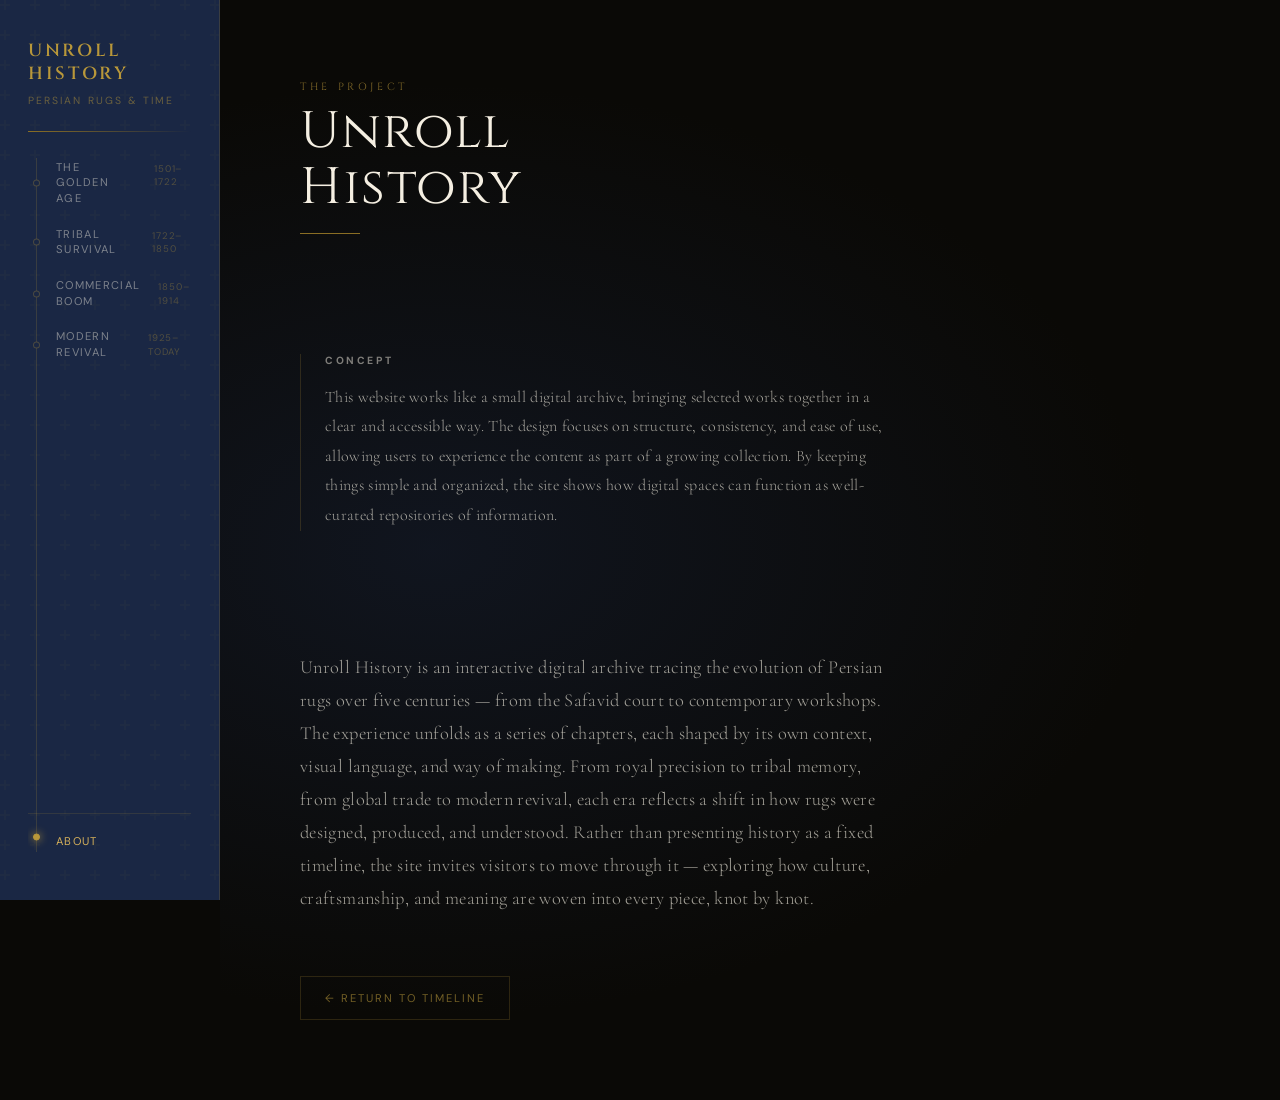
<file: index.html>
<!DOCTYPE html>
<html lang="en">
<head>
  <meta charset="UTF-8">
  <meta name="viewport" content="width=device-width, initial-scale=1.0">
  <title>About — Unroll History</title>

  <link rel="preconnect" href="https://fonts.googleapis.com">
  <link href="https://fonts.googleapis.com/css2?family=Cormorant+Garamond:ital,wght@0,300;0,400;0,600;1,300;1,400&family=Cinzel:wght@400;500;600&family=DM+Sans:ital,opsz,wght@0,9..40,300;0,9..40,400;1,9..40,300&display=swap" rel="stylesheet">

  <link rel="stylesheet" href="style.css">
</head>

<body class="page-fade">

  <button class="menu-toggle">☰</button>
  <div class="sidebar-overlay"></div>

  <aside class="sidebar">
    <a href="main_index.html" class="sidebar-logo">Unroll<br>History</a>
    <p class="sidebar-tagline">Persian Rugs &amp; Time</p>
    <div class="sidebar-divider"></div>

    <nav class="timeline">
      <div class="timeline-track"></div>
      <a class="tl-item" href="golden.html">The Golden Age <span class="tl-date">1501–1722</span></a>
      <a class="tl-item" href="tribal.html">Tribal Survival <span class="tl-date">1722–1850</span></a>
      <a class="tl-item" href="commercial.html">Commercial Boom <span class="tl-date">1850–1914</span></a>
      <a class="tl-item" href="modern.html">Modern Revival <span class="tl-date">1925–Today</span></a>
      <a class="tl-item tl-about active" href="index.html">About</a>
    </nav>
  </aside>

  <main class="main-content">
    <div class="about-page">
      <div class="about-content">

        <span class="eyebrow">The Project</span>
        <h1>Unroll<br>History</h1>
        <div class="about-rule"></div>

        <!-- CONCEPT SECTION -->
        <section id="concept">
          <h2>Concept</h2>
          <p>
            This website works like a small digital archive, bringing selected works 
            together in a clear and accessible way. The design focuses on structure, 
            consistency, and ease of use, allowing users to experience the content as 
            part of a growing collection. By keeping things simple and organized, the 
            site shows how digital spaces can function as well-curated repositories of 
            information.
          </p>
        </section>

        <!-- MAIN DESCRIPTION -->
        <p>
          Unroll History is an interactive digital archive tracing the evolution of Persian rugs over five centuries — from the Safavid court to contemporary workshops.

          The experience unfolds as a series of chapters, each shaped by its own context, visual language, and way of making. From royal precision to tribal memory, from global trade to modern revival, each era reflects a shift in how rugs were designed, produced, and understood.

          Rather than presenting history as a fixed timeline, the site invites visitors to move through it — exploring how culture, craftsmanship, and meaning are woven into every piece, knot by knot.
        </p>

        <a href="main_index.html" class="nav-btn" style="margin-top: 40px; display: inline-flex;">
          ← Return to Timeline
        </a>

      </div>
    </div>
  </main>

  <script src="script.js"></script>
</body>
</html>
</file>
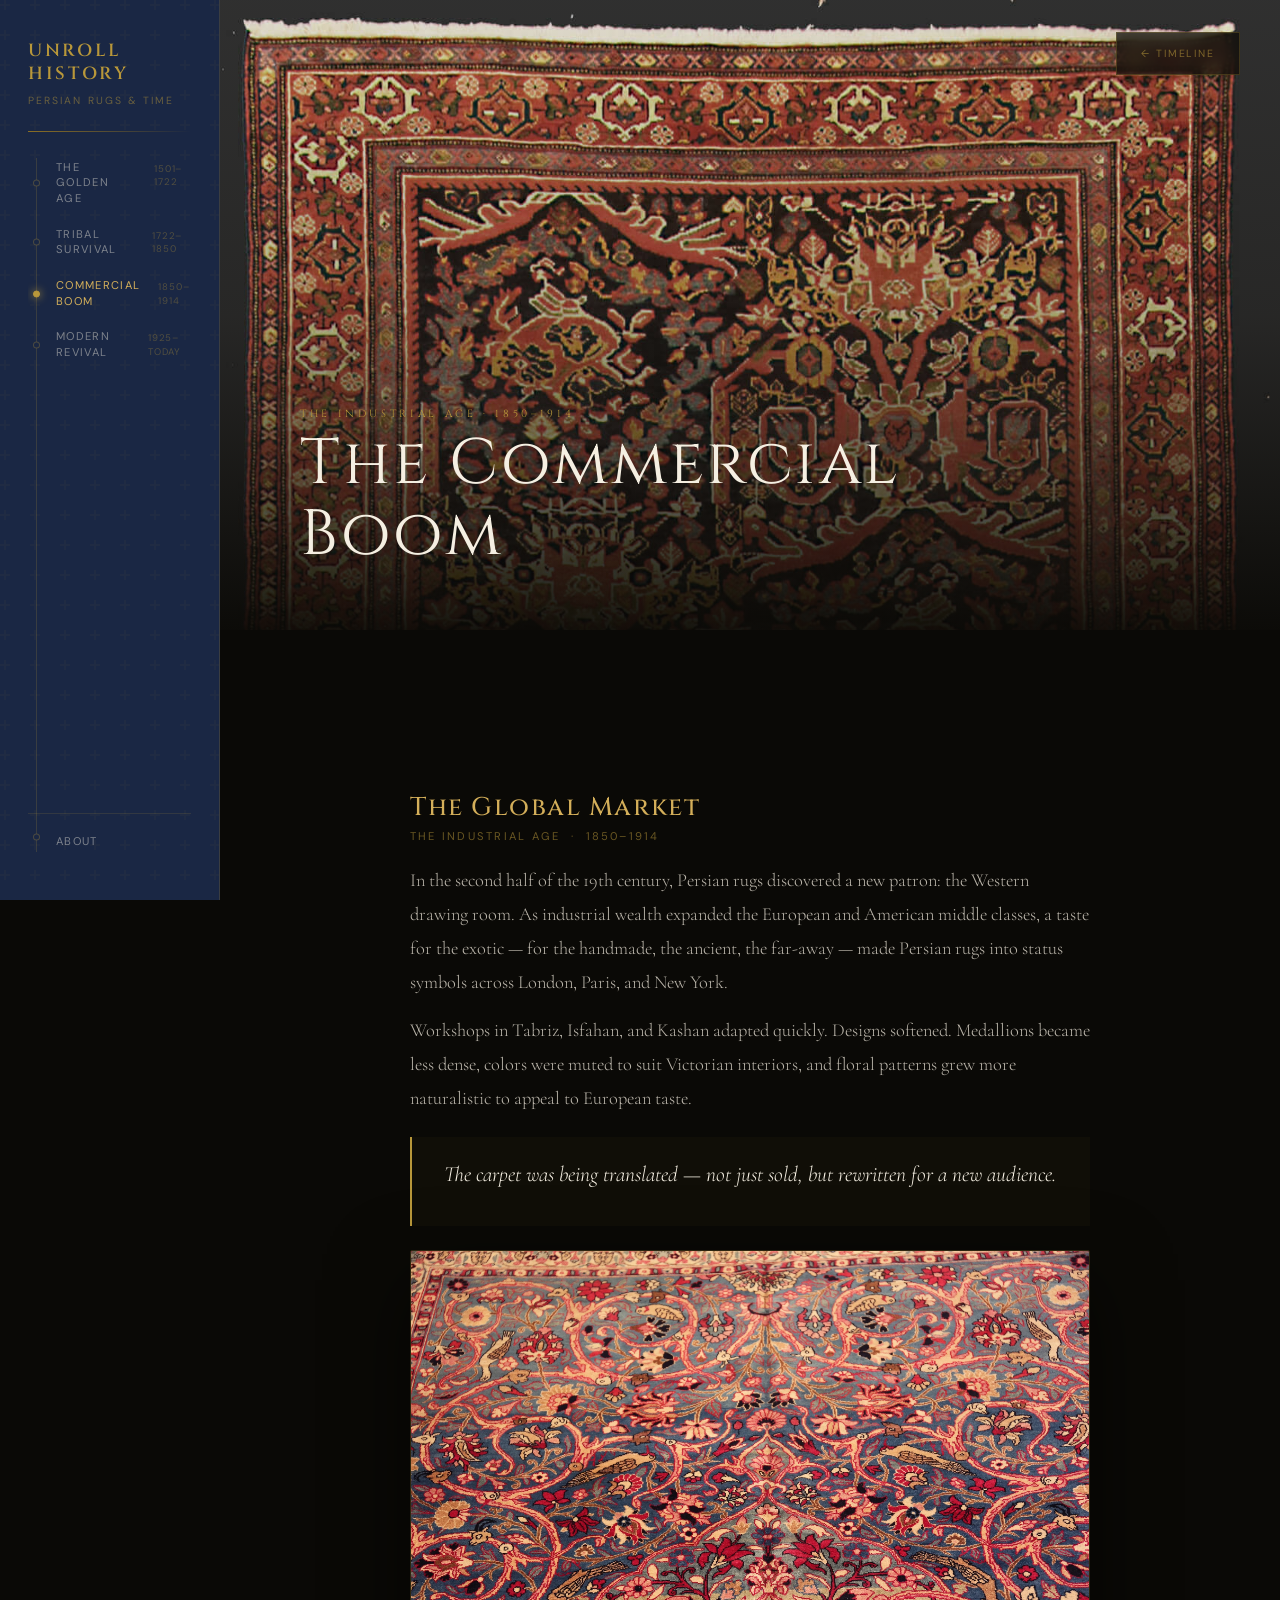
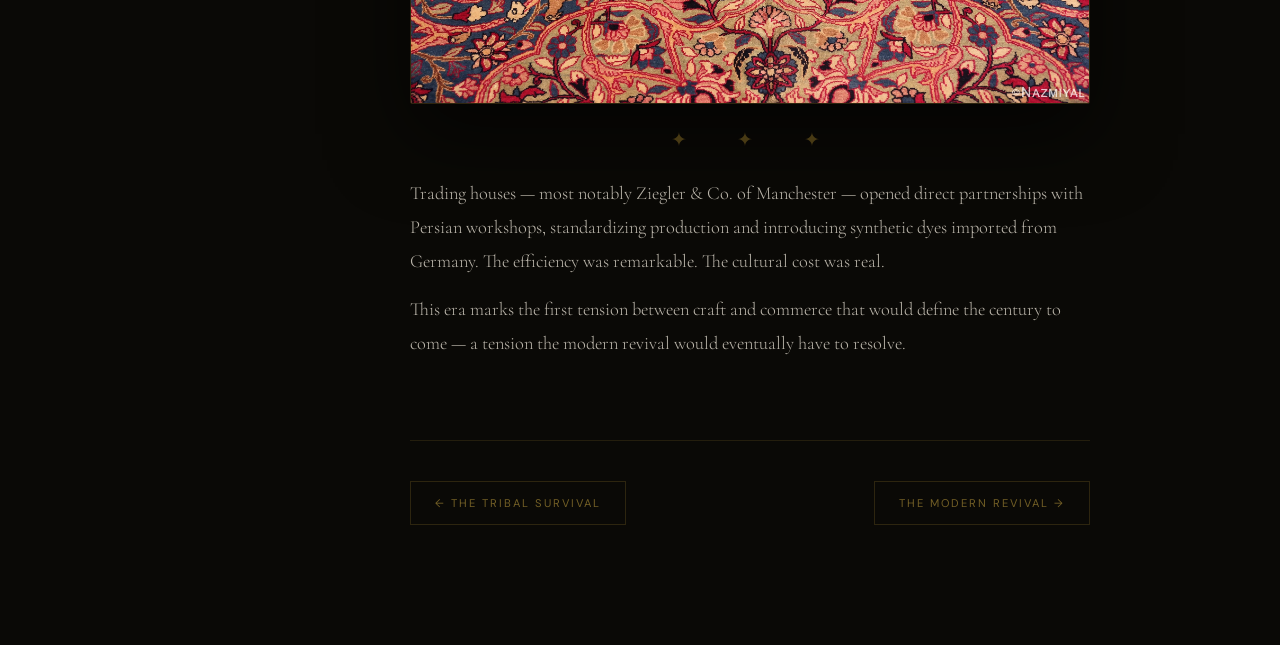
<file: commercial.html>
<!DOCTYPE html>
<html lang="en">
<head>
  <meta charset="UTF-8">
  <meta name="viewport" content="width=device-width, initial-scale=1.0">
  <title>The Commercial Boom — Unroll History</title>

  <!--
    Two preconnect hints to speed up Google Fonts:
    first opens the DNS lookup, second opens the font file connection.
  -->
  <link rel="preconnect" href="https://fonts.googleapis.com">
  <link rel="preconnect" href="https://fonts.gstatic.com" crossorigin>

  <link href="https://fonts.googleapis.com/css2?family=Cormorant+Garamond:ital,wght@0,300;0,400;0,600;1,300;1,400&family=Cinzel:wght@400;500;600&family=DM+Sans:ital,opsz,wght@0,9..40,300;0,9..40,400;1,9..40,300&display=swap" rel="stylesheet">

  <!-- Main stylesheet -->
  <link rel="stylesheet" href="style.css">
</head>

<!--
  page-fade triggers the CSS entrance animation in style.css,
  giving a smooth fade-in that pairs with the JS fade-out on exit.
-->
<body class="page-fade">

  <!--
    Hamburger button — hidden on desktop, shown on mobile.
    JS in script.js toggles .open on the sidebar when clicked.
  -->
  <button class="menu-toggle" aria-label="Open navigation menu">☰</button>

  <!--
    Dark overlay behind the sidebar on mobile.
    JS adds/removes .active to show/hide it.
    Tapping it closes the menu.
  -->
  <div class="sidebar-overlay" aria-hidden="true"></div>


  <!-- ── SIDEBAR ─────────────────────────────────────────────
       Fixed left panel. Always visible on desktop,
       slides in over content on mobile.
  ───────────────────────────────────────────────────────── -->
  <aside class="sidebar" aria-label="Site navigation">

    <!-- Logo always links back to the home page -->
    <a href="main_index.html" class="sidebar-logo">Unroll<br>History</a>
    <p class="sidebar-tagline">Persian Rugs &amp; Time</p>

    <!-- Gold gradient rule separating logo from nav -->
    <div class="sidebar-divider" aria-hidden="true"></div>

    <!--
      Timeline nav — .active is on the Commercial Boom item
      to highlight the current page in the sidebar.
      No timeline-fill here because the scroll fill only
      applies to the home page (main_index.html).
    -->
    <nav class="timeline" aria-label="Historical eras">
      <div class="timeline-track" aria-hidden="true"></div>

      <a class="tl-item" href="golden.html">
        The Golden Age
        <span class="tl-date">1501–1722</span>
      </a>

      <a class="tl-item" href="tribal.html">
        Tribal Survival
        <span class="tl-date">1722–1850</span>
      </a>

      <!-- .active marks this as the current page -->
      <a class="tl-item active" href="commercial.html">
        Commercial Boom
        <span class="tl-date">1850–1914</span>
      </a>

      <a class="tl-item" href="modern.html">
        Modern Revival
        <span class="tl-date">1925–Today</span>
      </a>

      <!-- Fixed: was linking to index.html, corrected to about.html -->
      <a class="tl-item tl-about" href="about.html">About</a>
    </nav>

  </aside><!-- end .sidebar -->


  <!--
    Fixed "back" button — always visible in the top-right while
    reading, so users can return to the timeline at any point
    without scrolling back to the top.
  -->
  <a href="main_index.html" class="nav-btn nav-btn--back">← Timeline</a>


  <!-- ── MAIN CONTENT ───────────────────────────────────────
       Offset from the sidebar on desktop via CSS margin-left.
       Full width on mobile.
  ───────────────────────────────────────────────────────── -->
  <main class="main-content">

    <!-- ── HERO IMAGE ──────────────────────────────────────
         Full-bleed image with title overlaid at the bottom.
         The CSS gradient overlay on ::before ensures the text
         stays legible regardless of image brightness.
    ─────────────────────────────────────────────────────── -->
    <section class="hero-detail" aria-label="Article header">
      <img
        src="My_website_01_commercial-thumb.jpg"
        alt="A late 19th-century Persian carpet produced during the commercial boom era"
      >
      <div class="hero-detail-text">
        <span class="hero-detail-eyebrow">The Industrial Age · 1850–1914</span>
        <h1>The Commercial Boom</h1>
      </div>
    </section>


    <!-- ── ARTICLE BODY ────────────────────────────────────
         Readable column centred on the page (max-width in CSS).
         Sections are broken up with a pull-quote and ornament
         divider to pace the reading experience.
    ─────────────────────────────────────────────────────── -->
    <article class="detail-content">

      <h2>The Global Market</h2>
      <span class="date">The Industrial Age &nbsp;·&nbsp; 1850–1914</span>

      <p>
        In the second half of the 19th century, Persian rugs discovered a new patron: the Western
        drawing room. As industrial wealth expanded the European and American middle classes, a taste
        for the exotic — for the handmade, the ancient, the far-away — made Persian rugs into status
        symbols across London, Paris, and New York.
      </p>

      <p>
        Workshops in Tabriz, Isfahan, and Kashan adapted quickly. Designs softened. Medallions became
        less dense, colors were muted to suit Victorian interiors, and floral patterns grew more
        naturalistic to appeal to European taste.
      </p>

      <!--
        Pull-quote highlights the key idea of the section —
        a visual anchor that breaks up the text and rewards
        readers who skim before reading in full.
      -->
      <div class="pull-quote">
        <p>The carpet was being translated — not just sold, but rewritten for a new audience.</p>
      </div>

      <!--
        Article image — uses detail-img class for consistent
        border, shadow, and full-width treatment across all era pages.
        Note: this image shows a commercial-era detail, not the modern thumb.
      -->
      <img
        src="My_website_01_commercial-detail.jpg"
        class="detail-img"
        alt="Detail of a Ziegler-era carpet showing adapted floral motifs for Western markets"
      >

      <!-- Decorative ornament divider between content sections -->
      <div class="ornament" aria-hidden="true">✦ &nbsp; ✦ &nbsp; ✦</div>

      <p>
        Trading houses — most notably Ziegler &amp; Co. of Manchester — opened direct partnerships
        with Persian workshops, standardizing production and introducing synthetic dyes imported from
        Germany. The efficiency was remarkable. The cultural cost was real.
      </p>

      <p>
        This era marks the first tension between craft and commerce that would define the century to
        come — a tension the modern revival would eventually have to resolve.
      </p>


      <!-- ── PREV / NEXT NAV ───────────────────────────────
           Lets users move sequentially through the eras
           without going back to the home page each time.
           Matches the chronological order of the timeline.
      ──────────────────────────────────────────────────── -->
      <nav class="detail-nav" aria-label="Article navigation">
        <a href="tribal.html" class="nav-btn">← The Tribal Survival</a>
        <a href="modern.html" class="nav-btn">The Modern Revival →</a>
      </nav>

    </article>

  </main><!-- end .main-content -->

  <!--
    Script at end of body so the full DOM is parsed before JS runs.
  -->
  <script src="script.js"></script>
</body>
</html>
</file>
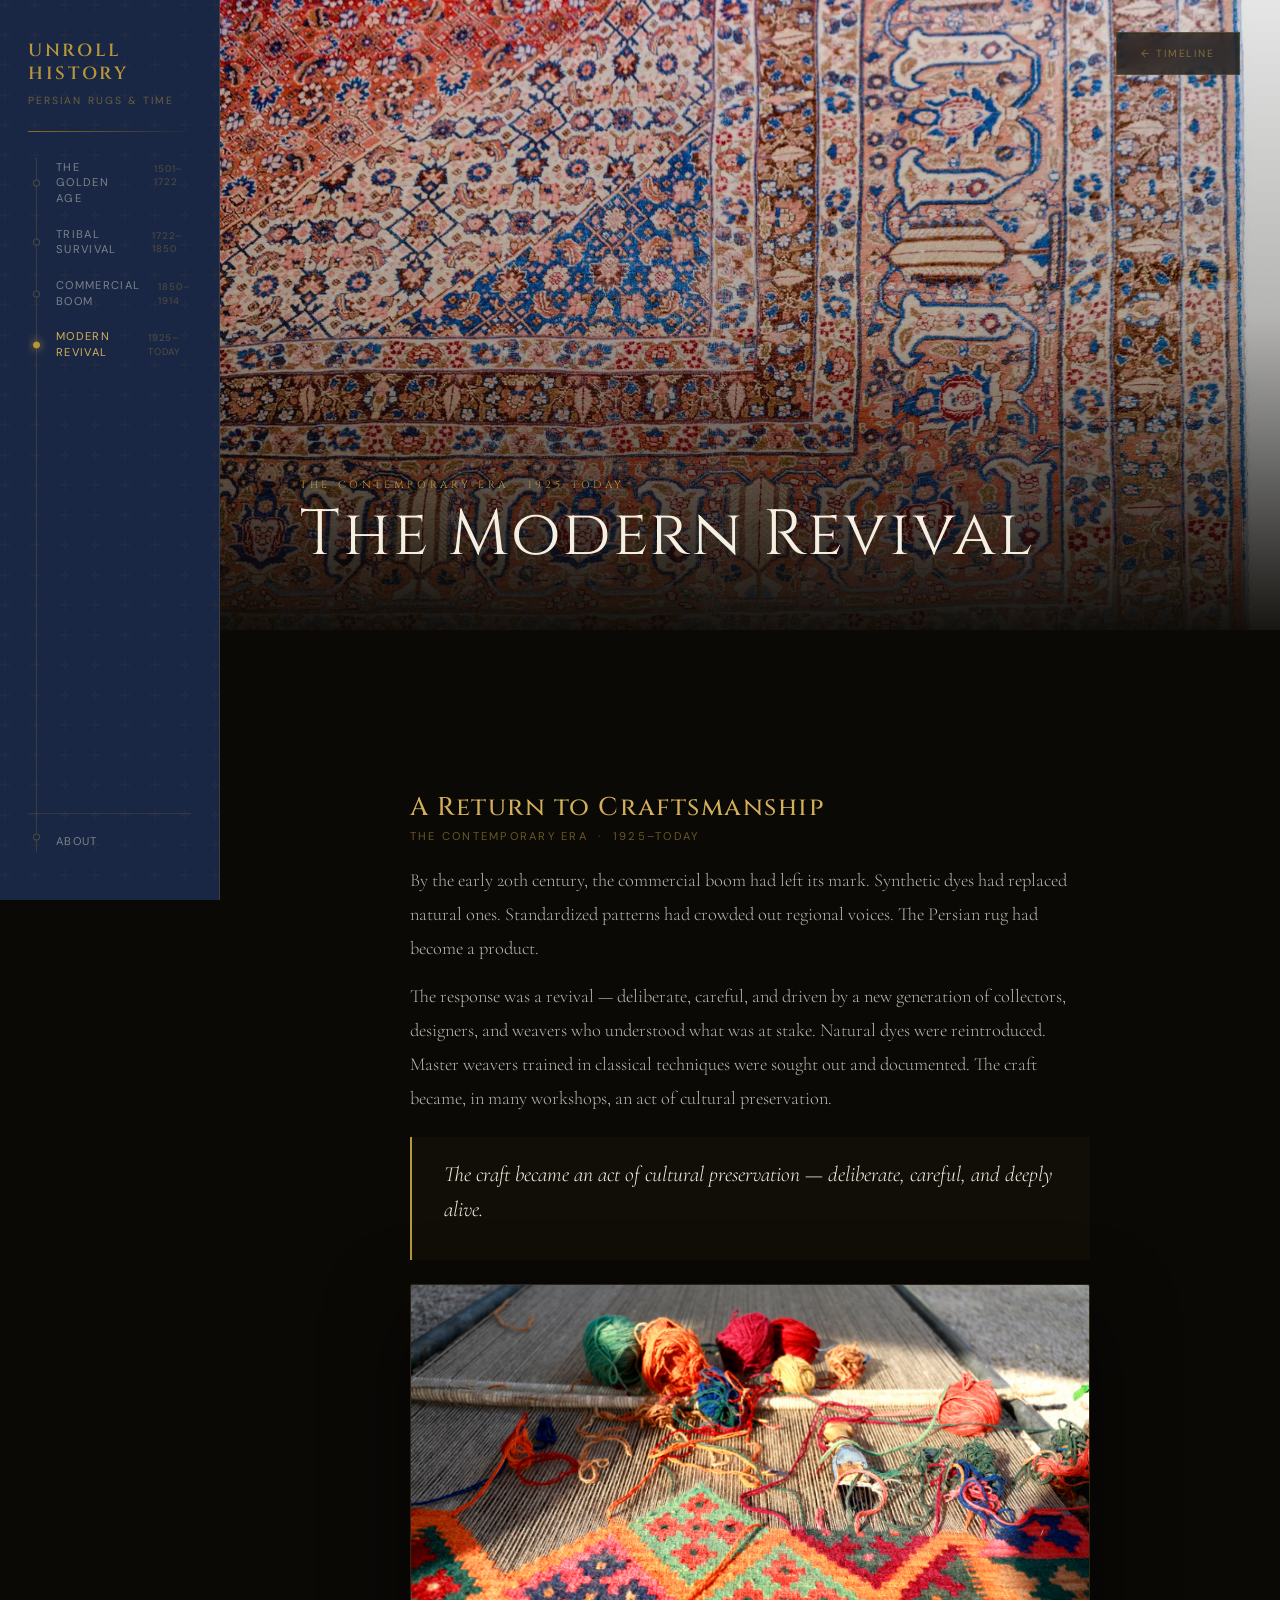
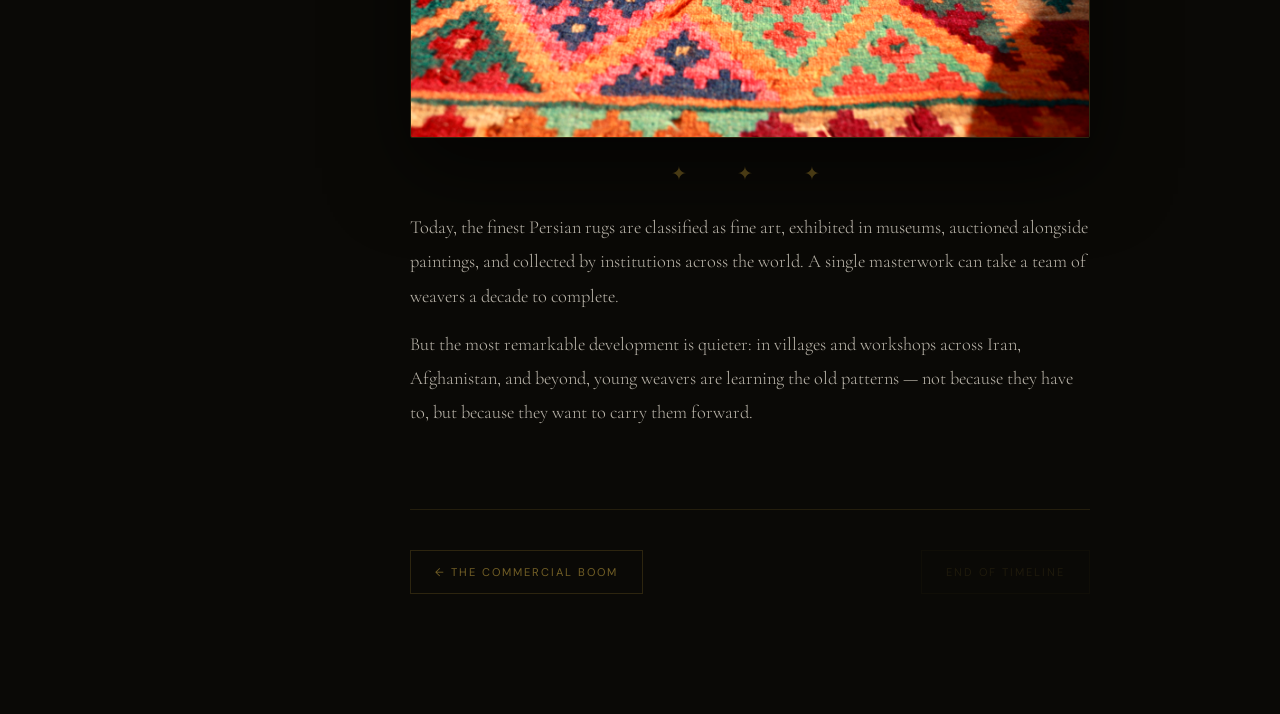
<file: modern.html>
<!DOCTYPE html>
<html lang="en">
<head>
  <meta charset="UTF-8">
  <meta name="viewport" content="width=device-width, initial-scale=1.0">
  <title>The Modern Revival — Unroll History</title>
  <link rel="preconnect" href="https://fonts.googleapis.com">
  <link href="https://fonts.googleapis.com/css2?family=Cormorant+Garamond:ital,wght@0,300;0,400;0,600;1,300;1,400&family=Cinzel:wght@400;500;600&family=DM+Sans:ital,opsz,wght@0,9..40,300;0,9..40,400;1,9..40,300&display=swap" rel="stylesheet">
  <link rel="stylesheet" href="style.css">
</head>
<body class="page-fade">

  <aside class="sidebar">
    <a href="main_index.html" class="sidebar-logo">Unroll<br>History</a>
    <p class="sidebar-tagline">Persian Rugs &amp; Time</p>
    <div class="sidebar-divider"></div>
    <nav class="timeline">
      <div class="timeline-track"></div>
      <a class="tl-item" href="golden.html">The Golden Age <span class="tl-date">1501–1722</span></a>
      <a class="tl-item" href="tribal.html">Tribal Survival <span class="tl-date">1722–1850</span></a>
      <a class="tl-item" href="commercial.html">Commercial Boom <span class="tl-date">1850–1914</span></a>
      <a class="tl-item active" href="modern.html">Modern Revival <span class="tl-date">1925–Today</span></a>
      <a class="tl-item tl-about" href="index.html">About</a>
    </nav>
  </aside>

  <a href="main_index.html" class="nav-btn nav-btn--back">← Timeline</a>

  <main class="main-content">

    <section class="hero-detail">
      <img src="My_website_01_modern-thumb.jpg" alt="Modern Revival Rug">
      <div class="hero-detail-text">
        <span class="hero-detail-eyebrow">The Contemporary Era · 1925–Today</span>
        <h1>The Modern Revival</h1>
      </div>
    </section>

    <article class="detail-content">

      <h2>A Return to Craftsmanship</h2>
      <span class="date">The Contemporary Era &nbsp;·&nbsp; 1925–Today</span>

      <p>
        By the early 20th century, the commercial boom had left its mark. Synthetic dyes had replaced natural ones. Standardized patterns had crowded out regional voices. The Persian rug had become a product.
      </p>

      <p>
        The response was a revival &mdash; deliberate, careful, and driven by a new generation of collectors, designers, and weavers who understood what was at stake. Natural dyes were reintroduced. Master weavers trained in classical techniques were sought out and documented. The craft became, in many workshops, an act of cultural preservation.
      </p>

      <div class="pull-quote">
        <p>The craft became an act of cultural preservation &mdash; deliberate, careful, and deeply alive.</p>
      </div>

      <img src="My_website_01_modern-detail.jpg" class="detail-img" alt="Modern Revival Detail">

      <div class="ornament">✦ &nbsp; ✦ &nbsp; ✦</div>

      <p>
        Today, the finest Persian rugs are classified as fine art, exhibited in museums, auctioned alongside paintings, and collected by institutions across the world. A single masterwork can take a team of weavers a decade to complete.
      </p>

      <p>
        But the most remarkable development is quieter: in villages and workshops across Iran, Afghanistan, and beyond, young weavers are learning the old patterns &mdash; not because they have to, but because they want to carry them forward.
      </p>

      <nav class="detail-nav">
        <a href="commercial.html" class="nav-btn">← The Commercial Boom</a>
        <span class="nav-btn disabled">End of Timeline</span>
      </nav>

    </article>

  </main>

  <script src="script.js"></script>
</body>
</html>
</file>
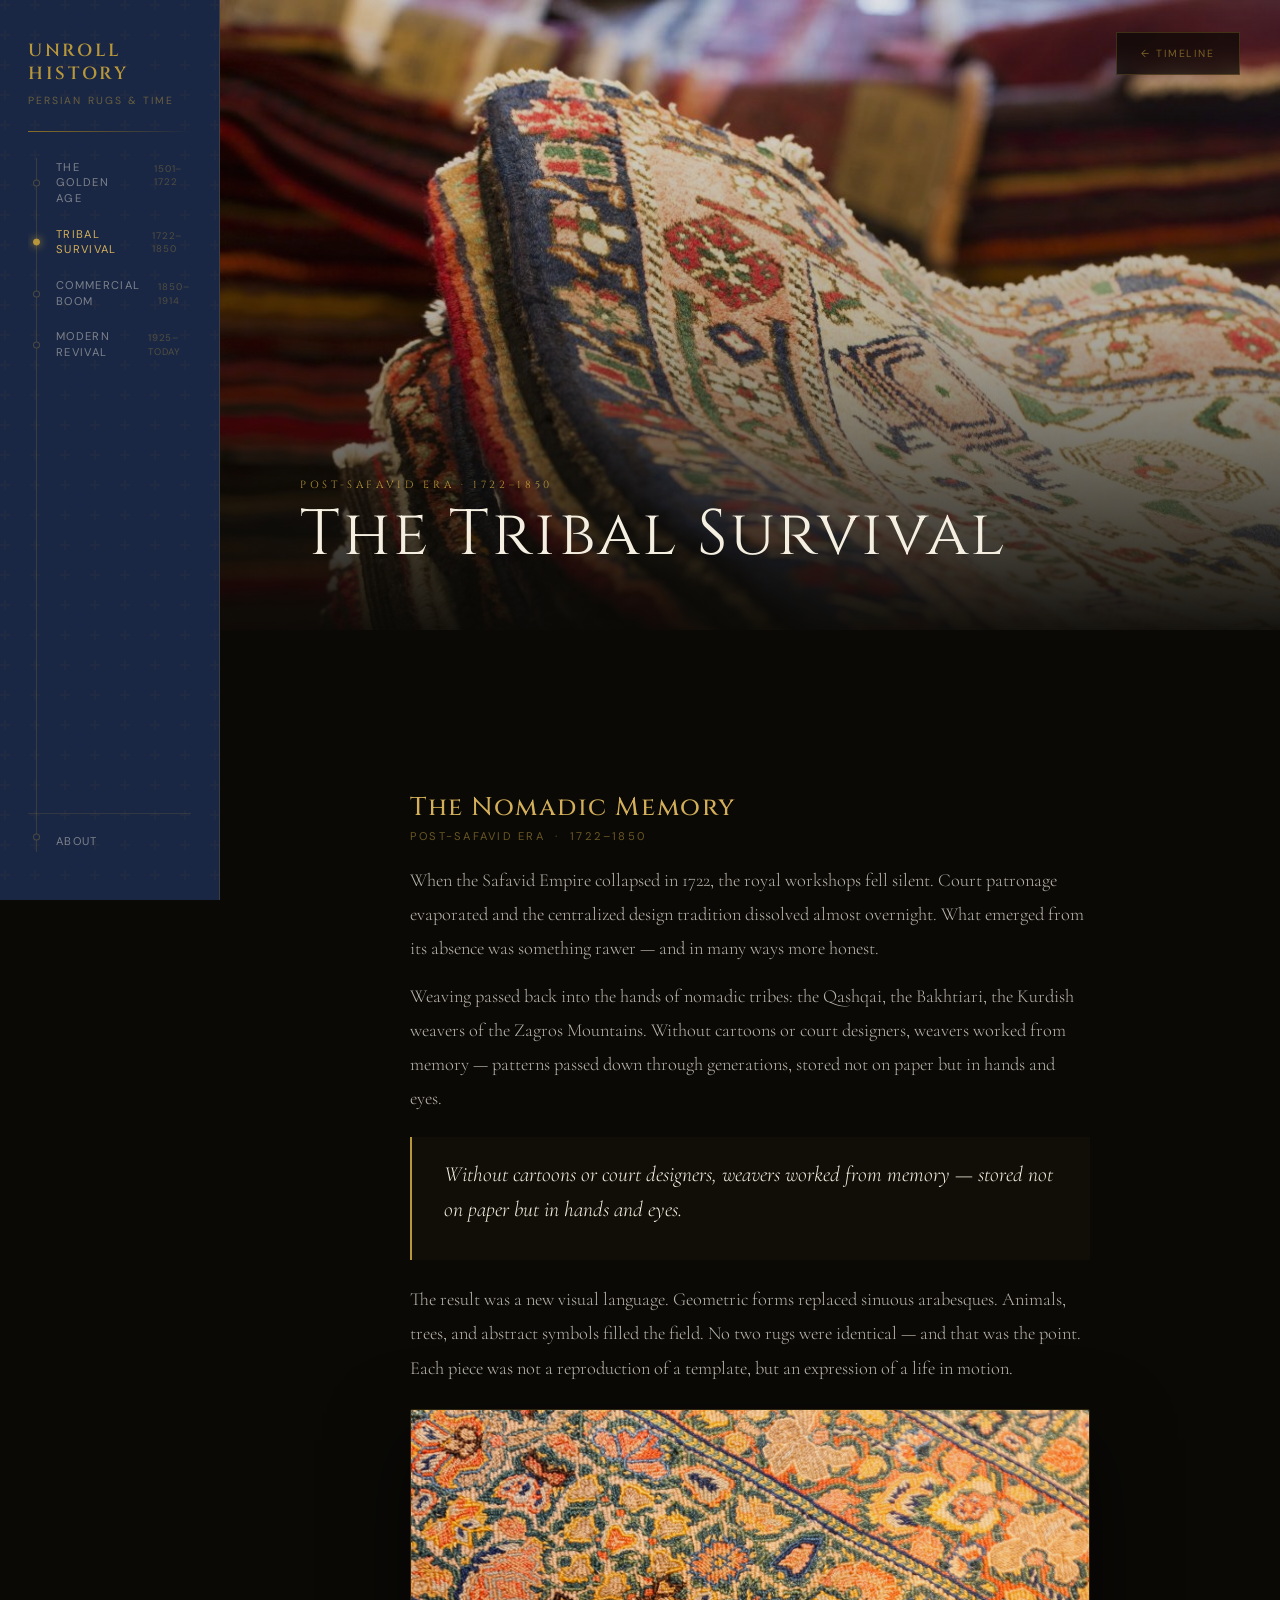
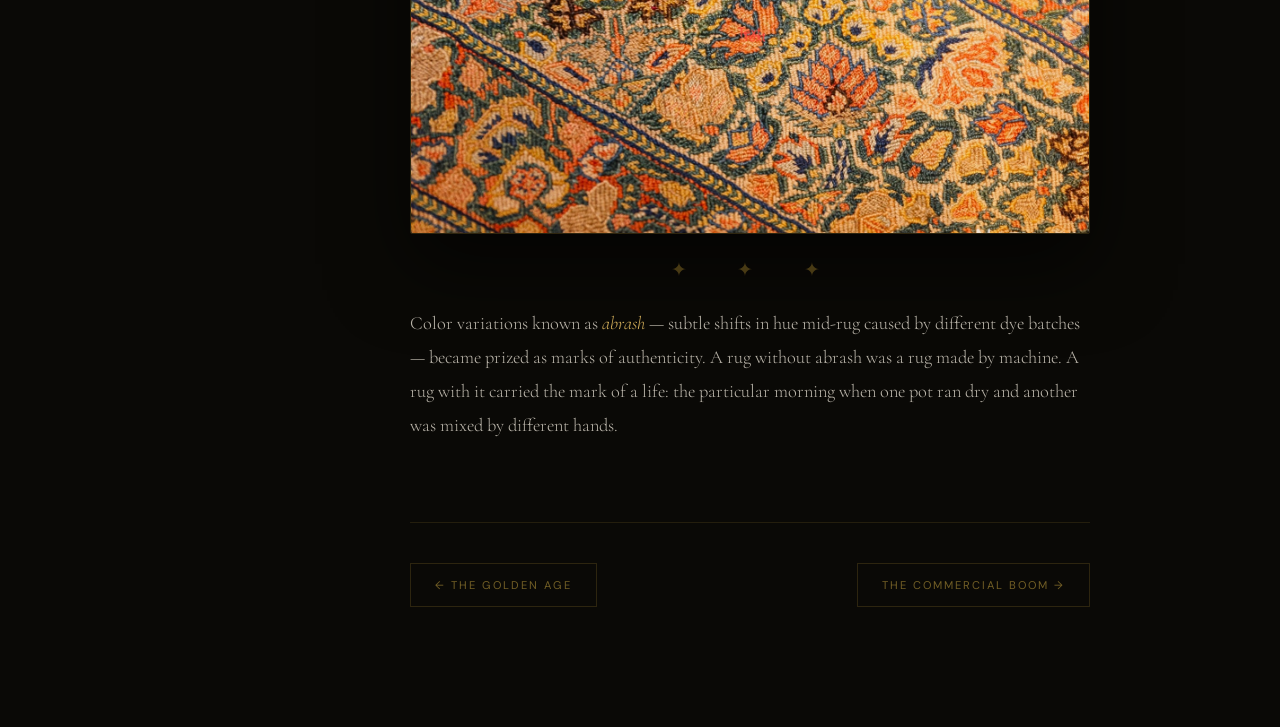
<file: tribal.html>
<!DOCTYPE html>
<html lang="en">
<head>
  <meta charset="UTF-8">
  <meta name="viewport" content="width=device-width, initial-scale=1.0">
  <title>The Tribal Survival — Unroll History</title>

  <!--
    Two preconnect hints to speed up Google Fonts:
    first opens the DNS lookup, second opens the font file connection.
  -->
  <link rel="preconnect" href="https://fonts.googleapis.com">
  <link rel="preconnect" href="https://fonts.gstatic.com" crossorigin>

  <link href="https://fonts.googleapis.com/css2?family=Cormorant+Garamond:ital,wght@0,300;0,400;0,600;1,300;1,400&family=Cinzel:wght@400;500;600&family=DM+Sans:ital,opsz,wght@0,9..40,300;0,9..40,400;1,9..40,300&display=swap" rel="stylesheet">

  <!-- Main stylesheet -->
  <link rel="stylesheet" href="style.css">
</head>

<!--
  page-fade triggers the CSS entrance animation in style.css,
  pairing with the JS fade-out on navigation away from this page.
-->
<body class="page-fade">

  <!--
    Hamburger button — hidden on desktop (CSS display:none),
    visible on mobile. JS toggles .open on the sidebar when clicked.
  -->
  <button class="menu-toggle" aria-label="Open navigation menu">☰</button>

  <!--
    Dark overlay behind the open sidebar on mobile.
    JS adds/removes .active to show/hide it.
    Tapping it closes the menu.
  -->
  <div class="sidebar-overlay" aria-hidden="true"></div>


  <!-- ── SIDEBAR ─────────────────────────────────────────────
       Fixed left panel. Always visible on desktop,
       slides in over content on mobile via JS + CSS transform.
  ───────────────────────────────────────────────────────── -->
  <aside class="sidebar" aria-label="Site navigation">

    <!-- Logo always links back to the home page -->
    <a href="main_index.html" class="sidebar-logo">Unroll<br>History</a>
    <p class="sidebar-tagline">Persian Rugs &amp; Time</p>

    <!-- Gold gradient rule separating logo from nav -->
    <div class="sidebar-divider" aria-hidden="true"></div>

    <!--
      Timeline nav — .active on Tribal Survival marks the current page.
      No timeline-fill needed here; scroll progress only
      applies to the home page (main_index.html).
    -->
    <nav class="timeline" aria-label="Historical eras">
      <div class="timeline-track" aria-hidden="true"></div>

      <a class="tl-item" href="golden.html">
        The Golden Age
        <span class="tl-date">1501–1722</span>
      </a>

      <!-- .active marks this as the current page -->
      <a class="tl-item active" href="tribal.html">
        Tribal Survival
        <span class="tl-date">1722–1850</span>
      </a>

      <a class="tl-item" href="commercial.html">
        Commercial Boom
        <span class="tl-date">1850–1914</span>
      </a>

      <a class="tl-item" href="modern.html">
        Modern Revival
        <span class="tl-date">1925–Today</span>
      </a>

      <!-- Fixed: was linking to index.html, corrected to about.html -->
      <a class="tl-item tl-about" href="about.html">About</a>
    </nav>

  </aside><!-- end .sidebar -->


  <!--
    Fixed "back" button — stays visible in the top-right corner
    while reading so users can return to the timeline at any point
    without scrolling back to the top.
  -->
  <a href="main_index.html" class="nav-btn nav-btn--back">← Timeline</a>


  <!-- ── MAIN CONTENT ───────────────────────────────────────
       Offset from sidebar on desktop via CSS margin-left.
       Full width on mobile (margin reset in media query).
  ───────────────────────────────────────────────────────── -->
  <main class="main-content">

    <!-- ── HERO IMAGE ──────────────────────────────────────
         Full-bleed image with title overlaid at the bottom.
         The CSS ::before gradient on .hero-detail ensures
         text stays legible over any image brightness.
    ─────────────────────────────────────────────────────── -->
    <section class="hero-detail" aria-label="Article header">
      <img
        src="My_website_01_lion-thumb.jpg"
        alt="A tribal lion rug woven by Qashqai nomads in the post-Safavid era"
      >
      <div class="hero-detail-text">
        <span class="hero-detail-eyebrow">Post-Safavid Era · 1722–1850</span>
        <h1>The Tribal Survival</h1>
      </div>
    </section>


    <!-- ── ARTICLE BODY ────────────────────────────────────
         Centred reading column (max-width set in CSS).
         Pull-quote and ornament divider break up the text
         and give the page visual rhythm between sections.
    ─────────────────────────────────────────────────────── -->
    <article class="detail-content">

      <h2>The Nomadic Memory</h2>
      <span class="date">Post-Safavid Era &nbsp;·&nbsp; 1722–1850</span>

      <p>
        When the Safavid Empire collapsed in 1722, the royal workshops fell silent. Court patronage
        evaporated and the centralized design tradition dissolved almost overnight. What emerged from
        its absence was something rawer — and in many ways more honest.
      </p>

      <p>
        Weaving passed back into the hands of nomadic tribes: the Qashqai, the Bakhtiari, the Kurdish
        weavers of the Zagros Mountains. Without cartoons or court designers, weavers worked from
        memory — patterns passed down through generations, stored not on paper but in hands and eyes.
      </p>

      <!--
        Pull-quote lifts the most evocative line from the body text —
        a visual and editorial anchor that rewards readers who skim.
      -->
      <div class="pull-quote">
        <p>Without cartoons or court designers, weavers worked from memory — stored not on paper but in hands and eyes.</p>
      </div>

      <p>
        The result was a new visual language. Geometric forms replaced sinuous arabesques. Animals,
        trees, and abstract symbols filled the field. No two rugs were identical — and that was the
        point. Each piece was not a reproduction of a template, but an expression of a life in motion.
      </p>

      <!--
        Detail image — .detail-img gives consistent border,
        shadow, and full-width treatment across all era pages.
      -->
      <img
        src="My_website_01_hero-pattern.jpg"
        class="detail-img"
        alt="Geometric tribal rug pattern showing the abstract symbols and bold forms typical of nomadic weaving"
      >

      <!-- Decorative section divider — hidden from screen readers -->
      <div class="ornament" aria-hidden="true">✦ &nbsp; ✦ &nbsp; ✦</div>

      <p>
        Color variations known as <em>abrash</em> — subtle shifts in hue mid-rug caused by different
        dye batches — became prized as marks of authenticity. A rug without abrash was a rug made by
        machine. A rug with it carried the mark of a life: the particular morning when one pot ran dry
        and another was mixed by different hands.
      </p>


      <!-- ── PREV / NEXT NAV ───────────────────────────────
           Sequential navigation between eras.
           Tribal Survival sits between Golden Age and Commercial Boom
           so both prev and next links are active.
      ──────────────────────────────────────────────────── -->
      <nav class="detail-nav" aria-label="Article navigation">
        <a href="golden.html" class="nav-btn">← The Golden Age</a>
        <a href="commercial.html" class="nav-btn">The Commercial Boom →</a>
      </nav>

    </article>

  </main><!-- end .main-content -->

  <!--
    Script at end of body so the full DOM is parsed before JS runs.
  -->
  <script src="script.js"></script>
</body>
</html>
</file>
<file: style.css>
/* =============================================================
   STYLE.CSS — Main stylesheet
   Custom historical archive site
   All design decisions are commented throughout.
   ============================================================= */


/* ── GOOGLE FONTS ────────────────────────────────────────────
   Three fonts for three different roles:
   - Cinzel:             headings / titles (classical, Roman feel)
   - Cormorant Garamond: body text (elegant, editorial serif)
   - DM Sans:            UI labels, nav, metadata (clean contrast)
   ---------------------------------------------------------- */
@import url('https://fonts.googleapis.com/css2?family=Cormorant+Garamond:ital,wght@0,300;0,400;0,500;0,600;1,300;1,400;1,600&family=Cinzel:wght@400;500;600&family=DM+Sans:ital,opsz,wght@0,9..40,300;0,9..40,400;1,9..40,300&display=swap');


/* ── DESIGN TOKENS ───────────────────────────────────────────
   All colours and values defined as CSS custom properties so
   they can be changed in one place and cascade everywhere.
   The palette is intentionally muted and aged: ink, parchment,
   gold, cobalt — evoking old manuscripts and archives.
   ---------------------------------------------------------- */
:root {
  --ink:        #0a0906;   /* near-black background */
  --parchment:  #f5efe2;   /* warm off-white for text */
  --gold:       #b8973a;   /* primary accent */
  --gold-lt:    #d4af5a;   /* lighter gold for hover states */
  --gold-dk:    #8a6e24;   /* darker gold for dividers/rules */
  --cobalt:     #1a2744;   /* sidebar background */
  --cobalt-lt:  #243356;   /* reserved for hover/active states */
  --rust:       #7c3520;   /* available for era-specific accents */
  --sage:       #4a6650;   /* available for era-specific accents */
  --cream:      #ede5d0;   /* subtle surface alternative */
  --sidebar-w:  220px;     /* sidebar width — one place to change it */
  --ease-silk:  cubic-bezier(0.25, 0, 0.05, 1); /* custom easing for all transitions */
}


/* ── RESET ───────────────────────────────────────────────────
   Normalise box model and remove browser default spacing
   so layout is predictable across all browsers.
   ---------------------------------------------------------- */
*,
*::before,
*::after {
  box-sizing: border-box;
  margin: 0;
  padding: 0;
}

html {
  /* Native smooth scrolling for anchor links in the sidebar nav */
  scroll-behavior: smooth;
}

body {
  background: var(--ink);
  color: var(--parchment);
  cursor: default;
  display: flex;         /* sidebar + main side by side on desktop */
  font-family: 'Cormorant Garamond', serif;
  min-height: 100vh;
  -webkit-font-smoothing: antialiased; /* crisper text on macOS/iOS */
}

/* Global image reset — prevents overflow and layout shift */
img {
  max-width: 100%;
  height: auto;
  display: block;
}


/* ── CUSTOM SCROLLBAR ────────────────────────────────────────
   Thin gold scrollbar to match the aesthetic.
   Only applies in Webkit browsers (Chrome, Safari, Edge).
   ---------------------------------------------------------- */
::-webkit-scrollbar        { width: 4px; }
::-webkit-scrollbar-track  { background: var(--ink); }
::-webkit-scrollbar-thumb  { background: var(--gold-dk); border-radius: 2px; }


/* =====================================================
   SIDEBAR
   ===================================================== */

/* Fixed sidebar on the left — always visible on desktop,
   slides off-screen on mobile and is toggled by JS. */
.sidebar {
  background: var(--cobalt);
  border-right: 1px solid rgba(184, 151, 58, 0.2);
  display: flex;
  flex-direction: column;
  height: 100vh;
  left: 0;
  overflow: hidden;
  padding: 40px 28px;
  position: fixed;
  top: 0;
  transition: transform 0.3s var(--ease-silk);
  width: var(--sidebar-w);
  z-index: 100;
}

/* Subtle cross-hatch texture via inline SVG data URI —
   avoids an extra HTTP request for a texture image. */
.sidebar::before {
  background: url("data:image/svg+xml,%3Csvg width='60' height='60' viewBox='0 0 60 60' xmlns='http://www.w3.org/2000/svg'%3E%3Cg fill='none' fill-rule='evenodd'%3E%3Cg fill='%23b8973a' fill-opacity='0.04'%3E%3Cpath d='M36 34v-4h-2v4h-4v2h4v4h2v-4h4v-2h-4zm0-30V0h-2v4h-4v2h4v4h2V6h4V4h-4zM6 34v-4H4v4H0v2h4v4h2v-4h4v-2H6zM6 4V0H4v4H0v2h4v4h2V6h4V4H6z'/%3E%3C/g%3E%3C/g%3E%3C/svg%3E");
  content: '';
  inset: 0;
  pointer-events: none;
  position: absolute;
}

.sidebar-logo {
  color: var(--gold);
  display: block;
  font-family: 'Cinzel', serif;
  font-size: 1.1rem;
  font-weight: 600;
  letter-spacing: 0.15em;
  line-height: 1.3;
  margin-bottom: 8px;
  position: relative;
  text-decoration: none;
  text-transform: uppercase;
}

.sidebar-tagline {
  color: rgba(184, 151, 58, 0.5);
  font-family: 'DM Sans', sans-serif;
  font-size: 0.65rem;
  letter-spacing: 0.2em;
  margin-bottom: 24px;
  text-transform: uppercase;
}

/* Gold gradient rule under the logo — fades to the right
   so it doesn't feel like a hard border. */
.sidebar-divider {
  background: linear-gradient(90deg, var(--gold-dk), transparent);
  height: 1px;
  margin-bottom: 18px;
}


/* =====================================================
   MOBILE MENU TOGGLE
   ===================================================== */

/* Hidden on desktop, shown on mobile via media query below */
.menu-toggle {
  align-items: center;
  background: var(--cobalt);
  border: 1px solid rgba(184, 151, 58, 0.3);
  color: var(--gold);
  cursor: pointer;
  display: none;
  font-size: 1.1rem;
  height: 40px;
  justify-content: center;
  left: 16px;
  position: fixed;
  top: 16px;
  width: 40px;
  z-index: 200;
}

/* Dark overlay behind the open sidebar on mobile.
   Tapping it closes the menu (handled in JS). */
.sidebar-overlay {
  backdrop-filter: blur(2px);
  background: rgba(10, 9, 6, 0.6);
  display: none;
  inset: 0;
  position: fixed;
  z-index: 99;
}

/* Show overlay when sidebar is open (toggled by JS) */
.sidebar-overlay.active {
  display: block;
}


/* =====================================================
   TIMELINE NAV
   ===================================================== */

.timeline {
  display: flex;
  flex: 1;
  flex-direction: column;
  gap: 0;
  overflow-y: auto;
  position: relative;
}

/* Static grey track behind the animated fill */
.timeline-track {
  background: rgba(184, 151, 58, 0.2);
  bottom: 8px;
  left: 8px;
  position: absolute;
  top: 8px;
  width: 1px;
}

/* Gold fill bar — height updated by JS scroll listener */
.timeline-fill {
  background: var(--gold);
  box-shadow: 0 0 6px var(--gold);
  height: 0%;
  left: 8px;
  position: absolute;
  top: 8px;
  transition: height 0.1s linear;
  width: 1px;
}

.tl-item {
  color: rgba(245, 239, 226, 0.45);
  display: flex;
  align-items: flex-start;
  font-family: 'DM Sans', sans-serif;
  font-size: 0.7rem;
  gap: 18px;
  letter-spacing: 0.12em;
  line-height: 1.4;
  padding: 10px 0 10px 28px;
  position: relative;
  text-decoration: none;
  text-transform: uppercase;
  transition: color 0.3s var(--ease-silk);
}

/* Small dot marker on the timeline track for each nav item */
.tl-item::before {
  background: var(--cobalt);
  border: 1px solid rgba(184, 151, 58, 0.3);
  border-radius: 50%;
  content: '';
  height: 7px;
  left: 5px;
  position: absolute;
  top: 50%;
  transform: translateY(-50%);
  transition: all 0.3s var(--ease-silk);
  width: 7px;
}

/* Dot glows gold on hover or when section is active */
.tl-item:hover,
.tl-item.active {
  color: var(--gold-lt);
}

.tl-item:hover::before,
.tl-item.active::before {
  background: var(--gold);
  border-color: var(--gold);
  box-shadow: 0 0 8px var(--gold);
}

.tl-date {
  color: rgba(184, 151, 58, 0.35);
  display: block;
  font-size: 0.6rem;
  letter-spacing: 0.08em;
  margin-top: 2px;
}

.tl-item:hover .tl-date {
  color: rgba(184, 151, 58, 0.6);
}

/* "About" link pinned to the bottom of the sidebar */
.tl-about {
  border-top: 1px solid rgba(184, 151, 58, 0.15);
  flex-shrink: 0;
  margin-top: auto;
  padding-top: 20px;
}


/* =====================================================
   MAIN CONTENT
   ===================================================== */

/* Offset by sidebar width so content isn't hidden behind it */
.main-content {
  margin-left: var(--sidebar-w);
  min-height: 100vh;
  width: calc(100% - var(--sidebar-w));
}


/* =====================================================
   HOME PANELS
   ===================================================== */

/* Each era is a full-viewport-height panel the user scrolls through */
.panel {
  height: 100vh;
  min-height: 500px;
  overflow: hidden;
  position: relative;
}

.panel-bg {
  align-items: center;
  background-position: center;
  background-size: cover;
  color: var(--parchment);
  display: flex;
  height: 100%;
  justify-content: center;
  position: relative;
  text-align: center;
  width: 100%;
}

/* Dark gradient overlay ensures text is legible over any photo */
.panel-bg::before {
  background: linear-gradient(
    to bottom,
    rgba(10, 9, 6, 0.55) 0%,
    rgba(10, 9, 6, 0.2) 40%,
    rgba(10, 9, 6, 0.6) 100%
  );
  content: '';
  inset: 0;
  position: absolute;
  z-index: 1;
}

/* Hero panel uses a diagonal gradient for more visual interest */
.panel--hero .panel-bg::before {
  background: linear-gradient(
    135deg,
    rgba(10, 9, 6, 0.85) 0%,
    rgba(26, 39, 68, 0.6) 50%,
    rgba(10, 9, 6, 0.8) 100%
  );
}

.hero-text {
  animation: heroReveal 1.4s var(--ease-silk) both;
  max-width: 700px;
  padding: 40px;
  z-index: 2;
}

/* Staggered entrance animation for hero text elements */
@keyframes heroReveal {
  from { opacity: 0; transform: translateY(30px); }
  to   { opacity: 1; transform: translateY(0); }
}

.hero-eyebrow {
  animation: heroReveal 1.4s 0.1s var(--ease-silk) both;
  color: var(--gold);
  display: block;
  font-family: 'Cinzel', serif;
  font-size: 0.7rem;
  letter-spacing: 0.35em;
  margin-bottom: 10px;
  text-transform: uppercase;
}

.hero-text h1 {
  animation: heroReveal 1.4s 0.2s var(--ease-silk) both;
  color: var(--parchment);
  font-family: 'Cinzel', serif;
  font-size: clamp(2.2rem, 6vw, 5.5rem); /* fluid type — scales with viewport */
  font-weight: 400;
  letter-spacing: 0.04em;
  line-height: 1.05;
  margin-bottom: 12px;
}

.hero-text p {
  animation: heroReveal 1.4s 0.35s var(--ease-silk) both;
  color: rgba(245, 239, 226, 0.7);
  font-size: clamp(1rem, 2vw, 1.15rem);
  font-weight: 300;
  line-height: 1.7;
  margin: 0 auto 16px;
  max-width: 480px;
}

.hero-scroll-hint {
  align-items: center;
  animation: heroReveal 1.4s 0.5s var(--ease-silk) both;
  color: rgba(184, 151, 58, 0.6);
  display: inline-flex;
  flex-direction: column;
  font-family: 'DM Sans', sans-serif;
  font-size: 0.65rem;
  gap: 10px;
  letter-spacing: 0.25em;
  text-transform: uppercase;
}

/* Animated vertical line beneath "scroll" hint */
.hero-scroll-hint::after {
  animation: scrollPulse 2s ease-in-out infinite;
  background: linear-gradient(to bottom, var(--gold-dk), transparent);
  content: '';
  height: 50px;
  width: 1px;
}

@keyframes scrollPulse {
  0%, 100% { opacity: 0.4; transform: scaleY(1); }
  50%       { opacity: 1;   transform: scaleY(1.1); }
}


/* =====================================================
   ERA PANELS
   ===================================================== */

.era-panel {
  cursor: pointer;
  display: block;
  text-decoration: none;
}

.panel-content {
  position: relative;
  z-index: 2;
}

/* Era label is always visible — it gives context even before hover */
.panel-era-label {
  color: var(--gold);
  display: block;
  font-family: 'DM Sans', sans-serif;
  font-size: 0.65rem;
  letter-spacing: 0.3em;
  margin-bottom: 8px;
  opacity: 1;
  text-transform: uppercase;
  transition: opacity 0.6s var(--ease-silk), transform 0.6s var(--ease-silk);
}

/* Era title and tagline are hidden by default and revealed on hover.
   This creates a deliberate reveal — the user discovers more by
   hovering, which suits the archive/exploration concept. */
.panel h2 {
  color: var(--parchment);
  font-family: 'Cinzel', serif;
  font-size: clamp(1.8rem, 4.5vw, 4rem);
  font-weight: 400;
  letter-spacing: 0.08em;
  line-height: 1.1;
  opacity: 0;
  transform: translateY(20px);
  transition: opacity 0.7s 0.1s var(--ease-silk), transform 0.7s 0.1s var(--ease-silk);
}

.panel-tagline {
  color: rgba(245, 239, 226, 0.55);
  font-size: clamp(0.9rem, 1.5vw, 1rem);
  font-style: italic;
  margin-top: 6px;
  opacity: 0;
  transform: translateY(10px);
  transition: opacity 0.6s 0.2s var(--ease-silk), transform 0.6s 0.2s var(--ease-silk);
}

/* Reveal all panel text on hover */
.era-panel:hover .panel-era-label,
.era-panel:hover h2,
.era-panel:hover .panel-tagline {
  opacity: 1;
  transform: translateY(0);
}

/* "Explore →" arrow appears on hover — gap widens for a subtle
   motion feel without needing JS. */
.panel-arrow {
  align-items: center;
  bottom: 40px;
  color: rgba(184, 151, 58, 0.5);
  display: flex;
  font-family: 'DM Sans', sans-serif;
  font-size: 0.65rem;
  gap: 10px;
  letter-spacing: 0.2em;
  opacity: 0;
  position: absolute;
  right: 50px;
  text-transform: uppercase;
  transition: opacity 0.4s, gap 0.3s;
  z-index: 2;
}

.panel-arrow::after {
  color: var(--gold);
  content: '→';
  font-size: 1.1rem;
}

.era-panel:hover .panel-arrow {
  gap: 16px;
  opacity: 1;
}


/* =====================================================
   DETAIL PAGE
   ===================================================== */

/* Full-bleed hero image at 70vh — tall enough to be cinematic
   but leaves room for content below the fold. */
.hero-detail {
  align-items: flex-end;
  display: flex;
  height: 70vh;
  min-height: 300px;
  overflow: hidden;
  position: relative;
}

.hero-detail img {
  height: 100%;
  inset: 0;
  object-fit: cover;
  object-position: center top; /* prioritise faces/subjects at the top */
  position: absolute;
  width: 100%;
}

/* Heavy bottom gradient so the title text is always readable
   regardless of image content. */
.hero-detail::before {
  background: linear-gradient(
    to bottom,
    rgba(10, 9, 6, 0.1) 0%,
    rgba(10, 9, 6, 0.3) 50%,
    rgba(10, 9, 6, 0.95) 100%
  );
  content: '';
  inset: 0;
  position: absolute;
  z-index: 1;
}

/* Title block sits in the bottom-left of the hero image */
.hero-detail-text {
  max-width: 900px;
  padding: 60px 80px;
  position: relative;
  z-index: 2;
}

.hero-detail-eyebrow {
  color: var(--gold);
  display: block;
  font-family: 'Cinzel', serif;
  font-size: 0.65rem;
  letter-spacing: 0.35em;
  margin-bottom: 8px;
  text-transform: uppercase;
}

.hero-detail h1 {
  color: var(--parchment);
  font-family: 'Cinzel', serif;
  font-size: clamp(1.8rem, 5vw, 4.5rem);
  font-weight: 400;
  letter-spacing: 0.04em;
  line-height: 1.1;
}


/* =====================================================
   DETAIL CONTENT
   ===================================================== */

/* Centred reading column — max-width keeps line lengths
   comfortable (around 65–75 characters). */
.detail-content {
  margin: 0 auto;
  max-width: 760px;
  padding: 80px 40px 120px;
}

.detail-content h2 {
  color: var(--gold-lt);
  font-family: 'Cinzel', serif;
  font-size: clamp(1.2rem, 2.5vw, 1.6rem);
  font-weight: 500;
  letter-spacing: 0.06em;
  margin-bottom: 4px;
}

.date {
  color: rgba(184, 151, 58, 0.55);
  display: block;
  font-family: 'DM Sans', sans-serif;
  font-size: 0.7rem;
  letter-spacing: 0.2em;
  margin-bottom: 20px;
  text-transform: uppercase;
}

.detail-content p {
  color: rgba(245, 239, 226, 0.75);
  font-size: clamp(1rem, 2vw, 1.15rem);
  font-weight: 300;
  line-height: 1.85;
  margin-bottom: 14px;
}

/* Italic emphasis uses gold to draw the eye without bold weight */
.detail-content em {
  color: var(--gold-lt);
  font-style: italic;
}

.detail-img {
  border: 1px solid rgba(184, 151, 58, 0.2);
  border-radius: 2px;
  box-shadow: 0 30px 80px rgba(0, 0, 0, 0.6);
  display: block;
  margin: 24px 0;
  width: 100%;
}


/* =====================================================
   PULL QUOTE
   ===================================================== */

/* Left-border pull quote — classic editorial treatment.
   The !important overrides are needed because .detail-content p
   sets its own colour and size that would otherwise win. */
.pull-quote {
  background: rgba(184, 151, 58, 0.04);
  border-left: 2px solid var(--gold);
  margin: 22px 0;
  padding: 20px 32px;
}

.pull-quote p {
  color: var(--parchment) !important;
  font-size: clamp(1.1rem, 2vw, 1.35rem) !important;
  font-style: italic;
  line-height: 1.6 !important;
}


/* =====================================================
   NAVIGATION (detail pages)
   ===================================================== */

/* Prev / Next navigation at the bottom of each article */
.detail-nav {
  align-items: center;
  border-top: 1px solid rgba(184, 151, 58, 0.15);
  display: flex;
  gap: 20px;
  justify-content: space-between;
  margin-top: 80px;
  padding-top: 40px;
}

.nav-btn {
  align-items: center;
  border: 1px solid rgba(184, 151, 58, 0.2);
  color: rgba(184, 151, 58, 0.6);
  display: inline-flex;
  font-family: 'DM Sans', sans-serif;
  font-size: 0.7rem;
  gap: 10px;
  letter-spacing: 0.18em;
  padding: 14px 24px;
  text-decoration: none;
  text-transform: uppercase;
  transition: all 0.3s var(--ease-silk);
}

.nav-btn:hover {
  background: rgba(184, 151, 58, 0.06);
  border-color: rgba(184, 151, 58, 0.5);
  color: var(--gold-lt);
}

/* .disabled used on first/last pages where prev/next don't exist */
.nav-btn.disabled {
  cursor: default;
  opacity: 0.2;
  pointer-events: none;
}

/* Fixed "Back to Archive" button — always accessible while reading */
.nav-btn--back {
  backdrop-filter: blur(8px);
  background: rgba(10, 9, 6, 0.7);
  border-color: rgba(184, 151, 58, 0.25);
  font-size: 0.65rem;
  position: fixed;
  right: 40px;
  top: 32px;
  z-index: 50;
}


/* =====================================================
   ABOUT PAGE
   ===================================================== */

.about-page {
  align-items: center;
  background: var(--ink);
  display: flex;
  min-height: 100vh;
  overflow: hidden;
  padding: 80px;
  position: relative;
}

/* Subtle blue radial glow in the background for depth */
.about-page::before {
  background: radial-gradient(ellipse at 20% 50%, rgba(26, 39, 68, 0.4) 0%, transparent 60%);
  content: '';
  inset: 0;
  position: absolute;
}

.about-content {
  max-width: 680px;
  position: relative;
  z-index: 1;
}

.about-content .eyebrow {
  color: var(--gold);
  display: block;
  font-family: 'Cinzel', serif;
  font-size: 0.65rem;
  letter-spacing: 0.35em;
  margin-bottom: 10px;
  text-transform: uppercase;
}

.about-content h1 {
  color: var(--parchment);
  font-family: 'Cinzel', serif;
  font-size: clamp(2rem, 4vw, 3.2rem);
  font-weight: 400;
  letter-spacing: 0.03em;
  line-height: 1.1;
  margin-bottom: 16px;
}

.about-content p {
  color: rgba(245, 239, 226, 0.65);
  font-size: clamp(1rem, 2vw, 1.15rem);
  font-weight: 300;
  line-height: 1.8;
  letter-spacing: 0.02em;
  margin-bottom: 20px;
  max-width: 600px;
}

.about-content p strong {
  color: var(--gold-lt);
  font-weight: 500;
}

/* Short gold rule — visual anchor beneath the eyebrow */
.about-rule {
  background: var(--gold-dk);
  height: 1px;
  margin-bottom: 32px;
  width: 60px;
}


/* =====================================================
   CONCEPT SECTION
   Intro/archive description block on the home page
   ===================================================== */

#concept {
  max-width: 600px;
  margin: 120px auto;
  padding-left: 24px;
  color: rgba(245, 239, 226, 0.7);
  text-align: left;
  /* Left border echoes the pull-quote treatment */
  border-left: 1px solid rgba(184, 151, 58, 0.2);
}

/* Small-caps label using DM Sans for contrast with the serif body */
#concept h2 {
  font-family: 'DM Sans', sans-serif;
  font-size: 0.65rem;
  letter-spacing: 0.25em;
  text-transform: uppercase;
  opacity: 0.7;
  margin-bottom: 16px;
}

#concept p {
  font-family: 'Cormorant Garamond', serif;
  font-size: clamp(1rem, 1.2vw, 1.1rem);
  line-height: 1.85;
}


/* =====================================================
   MISC UTILITIES
   ===================================================== */

/* Decorative ornament divider (e.g. ✦ ✦ ✦) */
.ornament {
  color: var(--gold-dk);
  font-size: 1.2rem;
  letter-spacing: 0.5em;
  margin: 24px 0;
  opacity: 0.5;
  text-align: center;
  user-select: none;
}

/* Global spacing between sections */
section {
  margin-bottom: 80px;
}

/* Shared eyebrow label style (used outside .about-content too) */
.eyebrow {
  font-family: 'DM Sans', sans-serif;
  font-size: 0.65rem;
  letter-spacing: 0.25em;
  text-transform: uppercase;
  opacity: 0.7;
}

/* Fade-in animation class — added to elements that should
   animate into view on scroll (triggered by JS IntersectionObserver) */
.fade-in {
  opacity: 0;
  transform: translateY(20px);
  transition: all 0.8s var(--ease-silk);
}

.fade-in.visible {
  opacity: 1;
  transform: translateY(0);
}

/* Page-level entrance animation used on detail pages */
.page-fade {
  animation: pageFade 0.6s var(--ease-silk) both;
}

@keyframes pageFade {
  from { opacity: 0; transform: translateY(12px); }
  to   { opacity: 1; transform: translateY(0); }
}


/* =====================================================
   RESPONSIVE — TABLET  (≤ 1024px)
   ===================================================== */

@media (max-width: 1024px) {

  /* Narrow sidebar slightly to free up content space */
  .sidebar {
    width: 180px;
    padding: 30px 20px;
  }

  .main-content {
    margin-left: 180px;
    width: calc(100% - 180px);
  }

  .hero-text {
    max-width: 600px;
    padding: 30px;
  }

  .hero-text h1 {
    font-size: clamp(2rem, 5vw, 4rem);
  }

}


/* =====================================================
   RESPONSIVE — MOBILE  (≤ 768px)
   ===================================================== */

@media (max-width: 768px) {

  /* Switch from flex row (sidebar + content) to stacked block layout */
  body {
    display: block !important;
    overflow-x: hidden;
  }

  /* Show hamburger button */
  .menu-toggle {
    display: flex;
    background: rgba(10, 9, 6, 0.75);
    z-index: 300;
  }

  /* Sidebar slides off-screen by default.
     Glassmorphism effect (backdrop-filter) gives a premium feel
     on mobile where the sidebar overlaps content. */
  .sidebar {
    background: rgba(26, 39, 68, 0.75);
    backdrop-filter: blur(12px);
    -webkit-backdrop-filter: blur(12px);
    box-shadow: 0 0 40px rgba(0, 0, 0, 0.4);
    transform: translateX(-100%);
    transition: transform 0.4s var(--ease-silk);
    z-index: 250;
    /* Override the ::before texture to allow glassmorphism to show */
    overflow: visible;
  }

  /* JS adds .open class to slide sidebar into view */
  .sidebar.open {
    transform: translateX(0);
  }

  /* Content fills full width — no sidebar offset */
  .main-content {
    margin-left: 0 !important;
    width: 100% !important;
  }

  .timeline {
    flex: 1;
    overflow-y: auto;
    margin-top: 20px;
  }

  /* Add padding to about page so content isn't touching screen edges */
  .about-page {
    padding: 80px 24px;
  }

  /* Reduce hero detail text padding on mobile */
  .hero-detail-text {
    padding: 32px 24px;
  }

  /* Move fixed back button so it doesn't obscure the hamburger */
  .nav-btn--back {
    right: 16px;
    top: 16px;
  }

}


/* =====================================================
   RESPONSIVE — SMALL MOBILE  (≤ 480px)
   ===================================================== */

@media (max-width: 480px) {

  .hero-text {
    padding: 16px;
  }

  .hero-text h1 {
    font-size: 1.8rem;
  }

  .hero-text p {
    font-size: 0.95rem;
    line-height: 1.6;
  }

  .panel-bg {
    min-height: 50vh;
  }

  .detail-content {
    padding: 32px 16px 60px;
  }

  .nav-btn {
    padding: 10px 16px;
    font-size: 0.6rem;
  }

}
</file>
